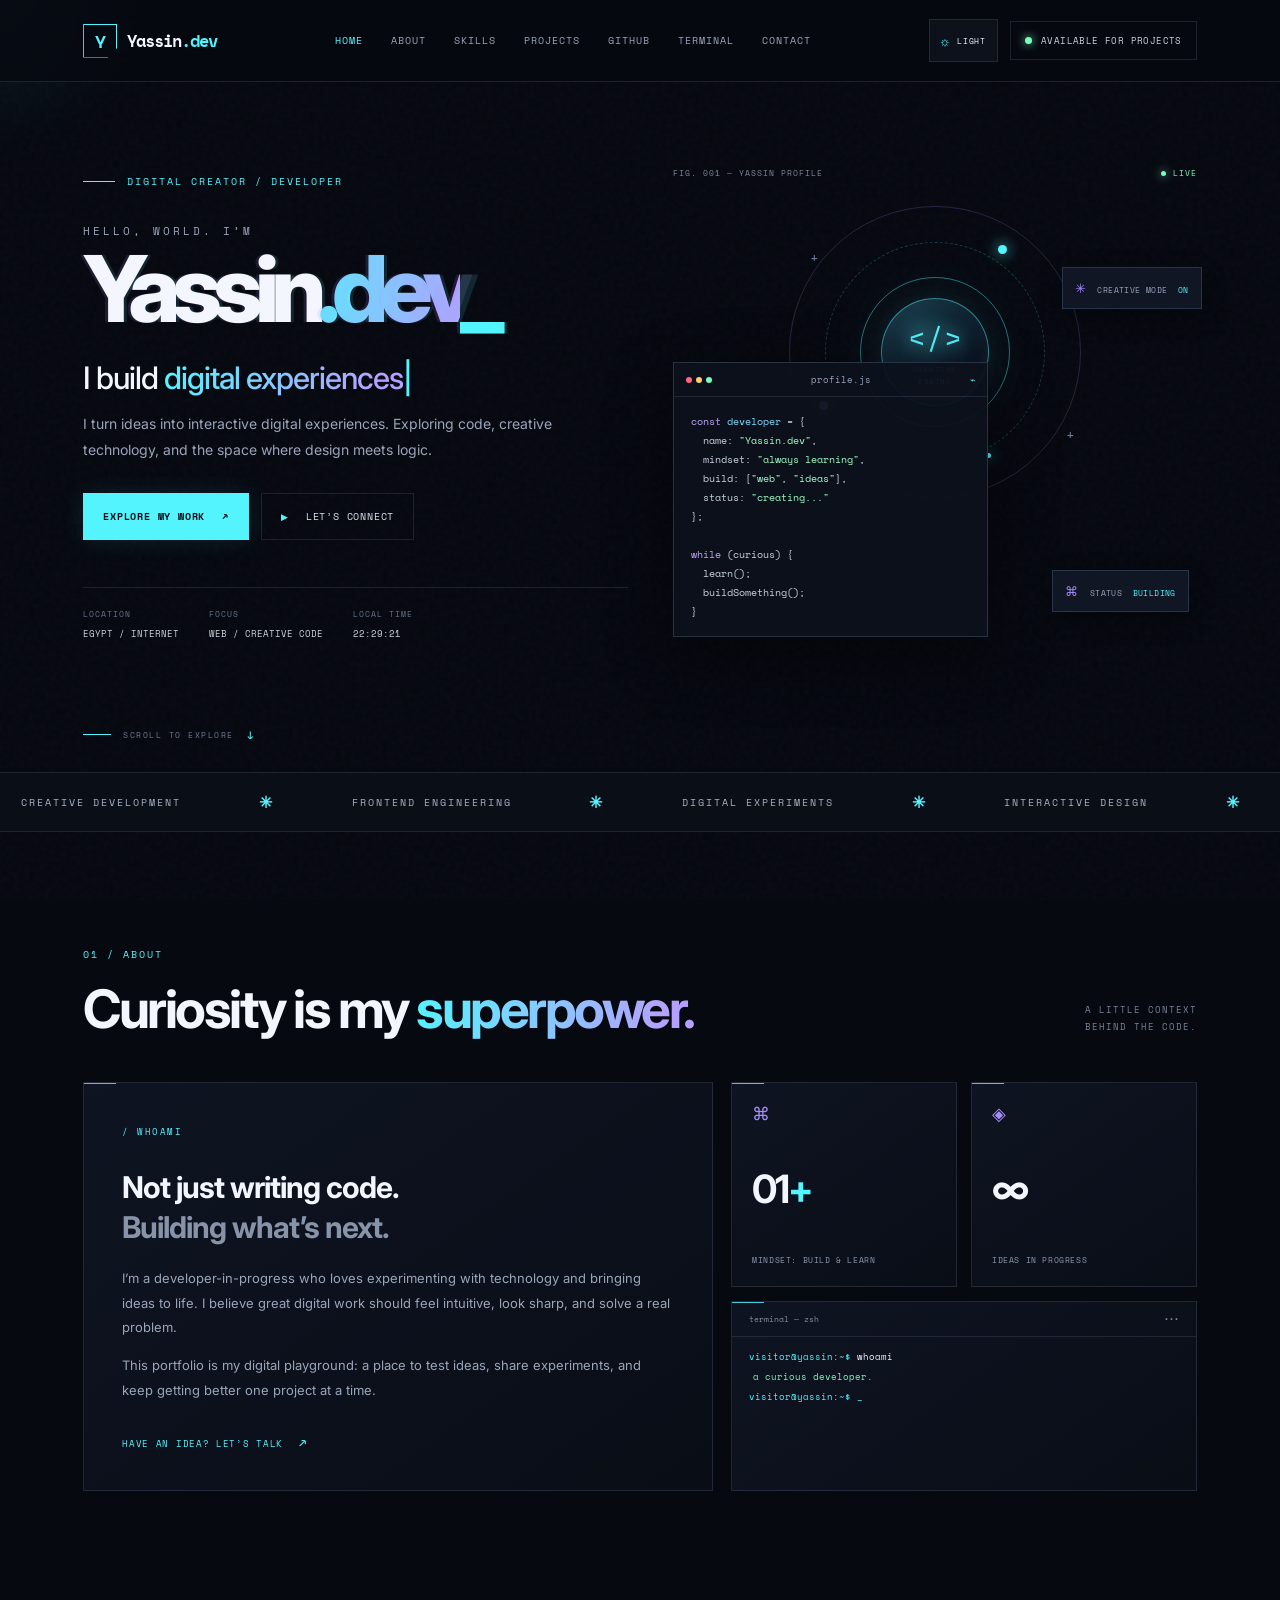
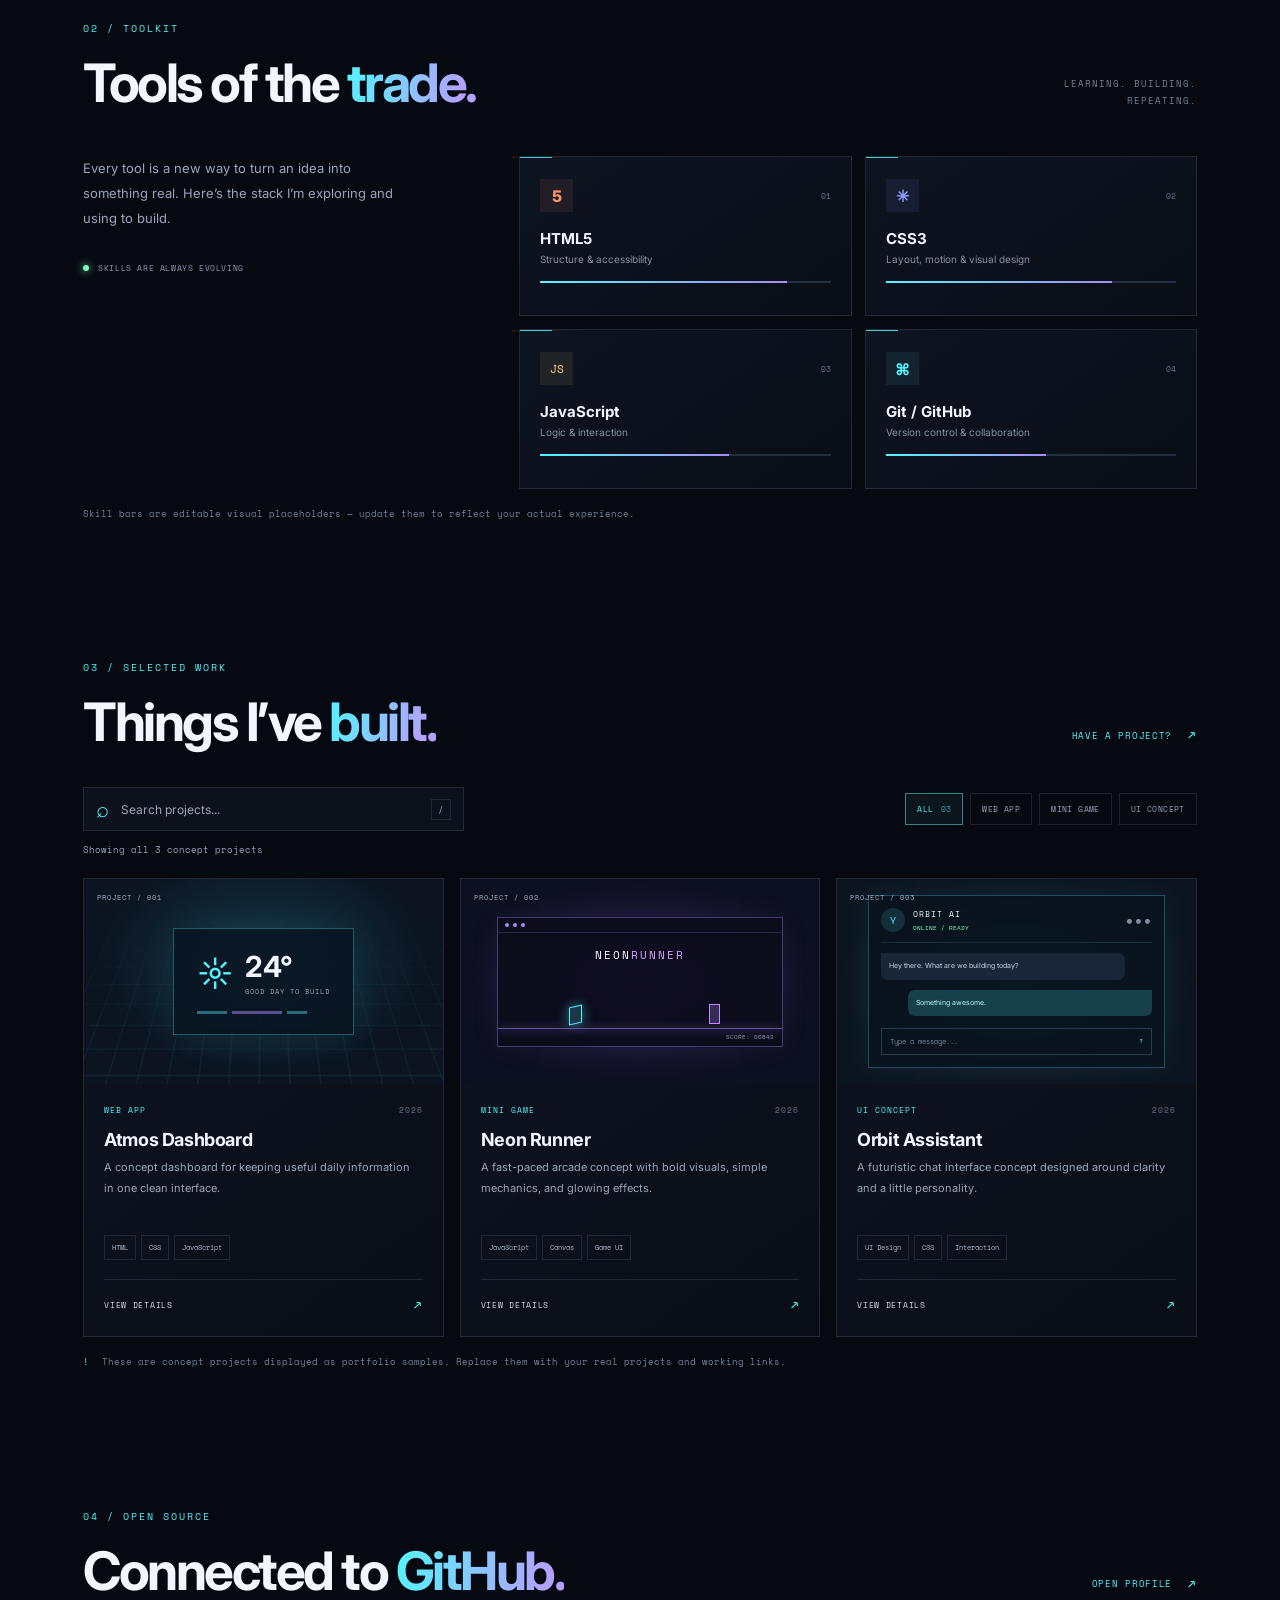
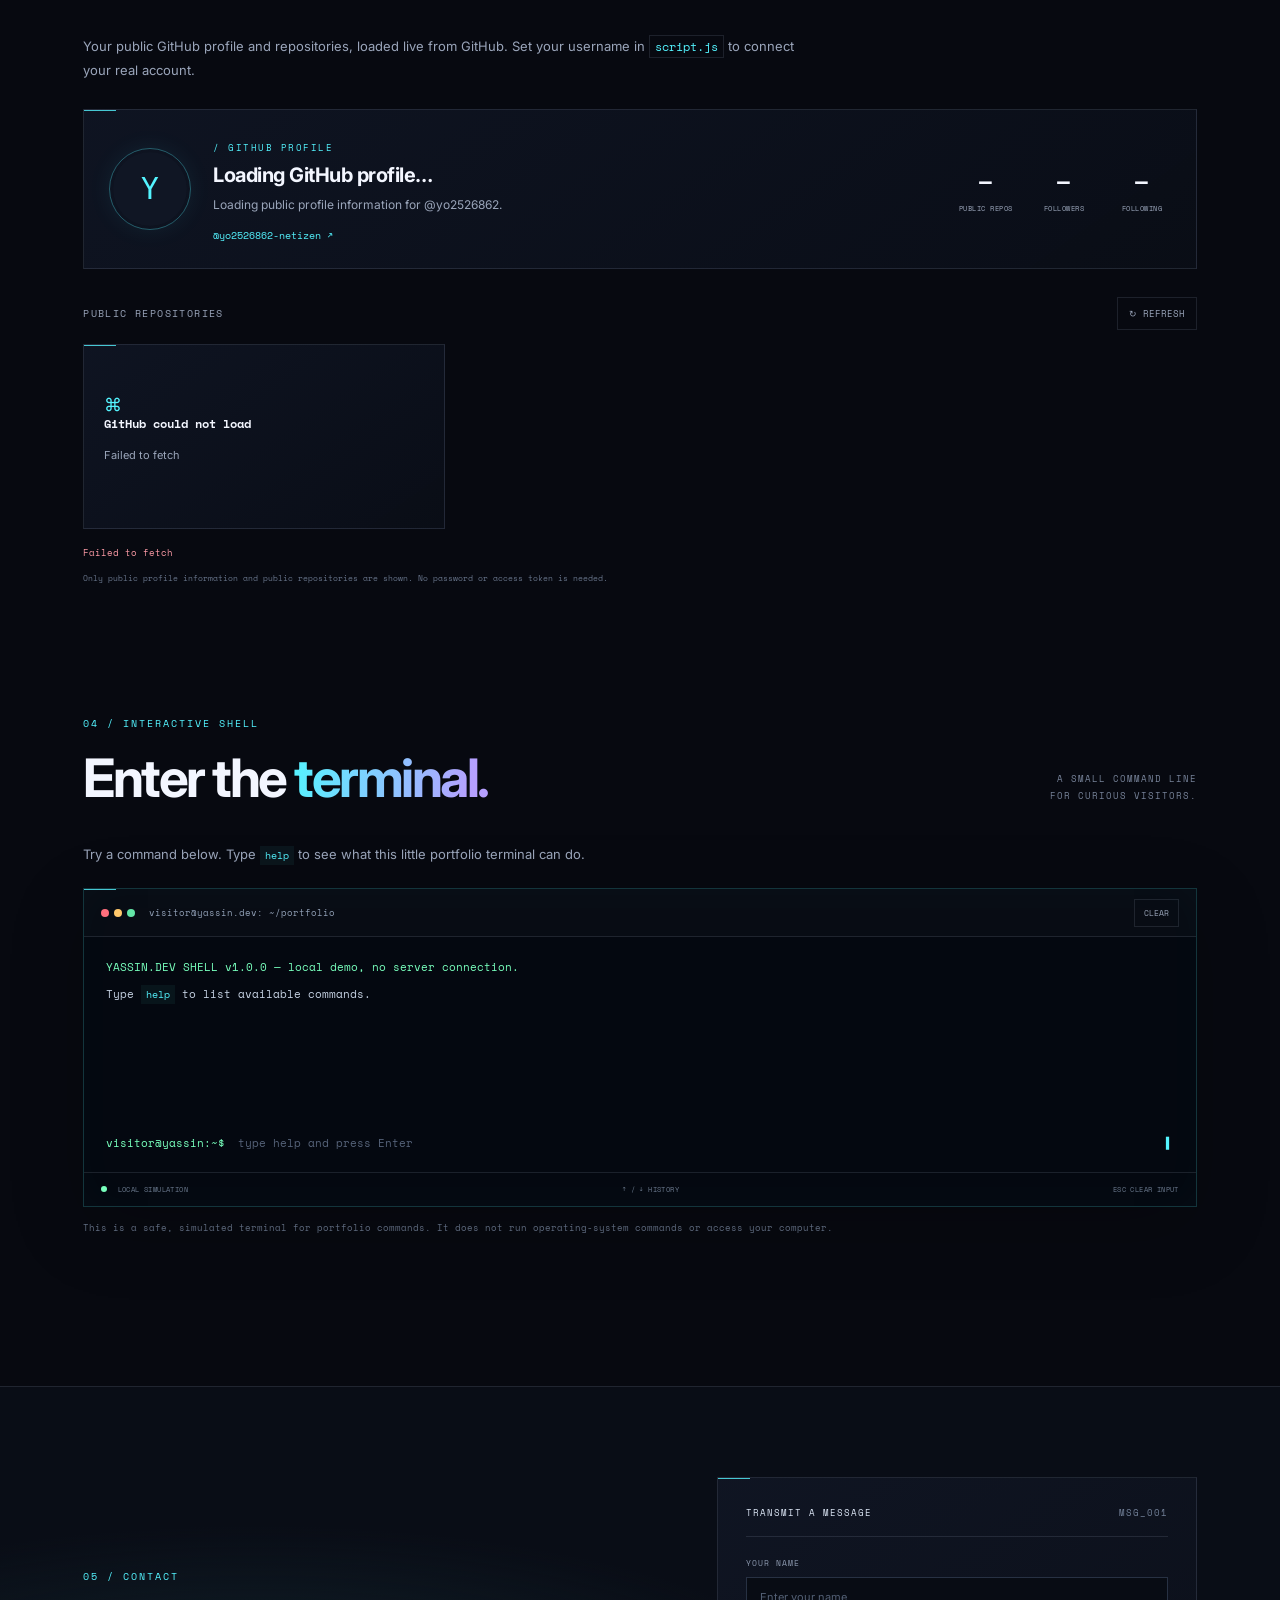
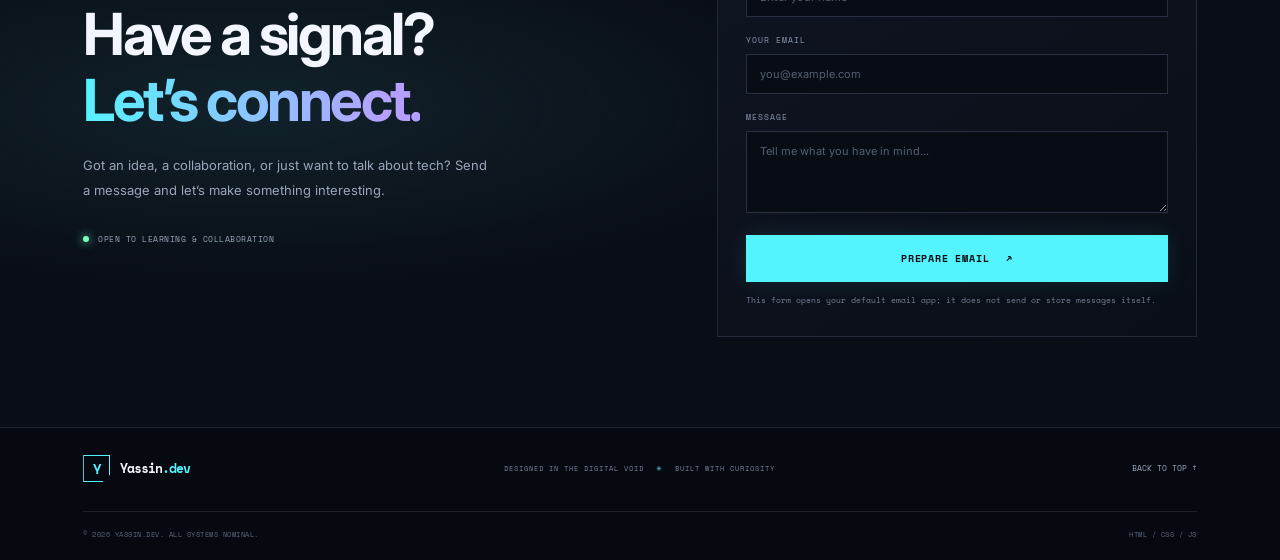
<file: index.html>
<!DOCTYPE html>
<html lang="en">
<head>
  <meta charset="UTF-8" />
  <meta name="viewport" content="width=device-width, initial-scale=1.0" />
  <meta name="theme-color" content="#070910" />
  <meta name="description" content="Yassin.dev — a creative developer portfolio exploring web development, interactive experiences, and digital ideas." />
  <meta name="author" content="Yassin" />
  <meta property="og:title" content="Yassin.dev — Developer Portfolio" />
  <meta property="og:description" content="Curious mind. Creative code. Digital experiences." />
  <meta property="og:type" content="website" />
  <link rel="icon" href="data:image/svg+xml,%3Csvg xmlns=%22http://www.w3.org/2000/svg%22 viewBox=%220 0 64 64%22%3E%3Crect width=%2264%22 height=%2264%22 rx=%2212%22 fill=%22%23070910%22/%3E%3Ctext x=%2232%22 y=%2244%22 font-size=%2240%22 text-anchor=%22middle%22 fill=%22%2354f4ff%22 font-family=%22monospace%22%3EY%3C/text%3E%3C/svg%3E" />
  <title>Yassin.dev // Developer Portfolio</title>
  <link rel="preconnect" href="https://fonts.googleapis.com">
  <link rel="preconnect" href="https://fonts.gstatic.com" crossorigin>
  <link href="https://fonts.googleapis.com/css2?family=Inter:wght@400;500;600;700;800&family=Space+Mono:wght@400;700&display=swap" rel="stylesheet">
  <link rel="stylesheet" href="style.css" />
  <script src="script.js" defer></script>
</head>
<body>
  <a class="skip-link" href="#main-content">Skip to content</a>
  <div class="scroll-progress" id="scroll-progress" aria-hidden="true"></div>
  <canvas id="matrix-canvas" aria-hidden="true"></canvas>
  <div class="noise" aria-hidden="true"></div>
  <div class="cursor-glow" aria-hidden="true"></div>

  <header class="topbar">
    <a class="brand" href="#home" aria-label="Yassin.dev home"><span class="brand-mark">Y</span><span>Yassin<span class="accent">.dev</span></span></a>
    <button class="menu-toggle" id="menu-toggle" aria-label="Toggle navigation" aria-expanded="false"><span></span><span></span></button>
    <nav class="nav" id="nav">
      <a class="nav-link active" href="#home">HOME</a>
      <a class="nav-link" href="#about">ABOUT</a>
      <a class="nav-link" href="#skills">SKILLS</a>
      <a class="nav-link" href="#projects">PROJECTS</a>
      <a class="nav-link" href="#github">GITHUB</a>
      <a class="nav-link" href="#terminal">TERMINAL</a>
      <a class="nav-link" href="#contact">CONTACT</a>
    </nav>
    <div class="header-actions"><button class="theme-toggle" id="theme-toggle" type="button" aria-label="Switch to light theme" title="Switch theme"><span class="theme-icon" aria-hidden="true">☼</span><span class="theme-label">LIGHT</span></button><a class="top-cta" href="#contact"><span class="status-dot"></span> AVAILABLE FOR PROJECTS</a></div>
  </header>

  <main id="main-content">
    <section class="hero section-wrap" id="home">
      <div class="hero-copy reveal">
        <div class="eyebrow"><span class="eyebrow-line"></span> DIGITAL CREATOR / DEVELOPER</div>
        <p class="hero-kicker">HELLO, WORLD. I’M</p>
        <h1 class="glitch" data-text="Yassin.dev">Yassin<span class="gradient-text">.dev</span><span class="cursor">_</span></h1>
        <h2>I build <span class="gradient-text" id="role-text">digital experiences</span><span class="type-caret">|</span></h2>
        <p class="hero-description">I turn ideas into interactive digital experiences. Exploring code, creative technology, and the space where design meets logic.</p>
        <div class="hero-actions">
          <a class="button button-primary" href="#projects">EXPLORE MY WORK <span>↗</span></a>
          <a class="button button-ghost" href="#contact"><span class="play-icon">▶</span> LET’S CONNECT</a>
        </div>
        <div class="hero-meta">
          <div><span class="meta-label">LOCATION</span><span class="meta-value">EGYPT / INTERNET</span></div>
          <div><span class="meta-label">FOCUS</span><span class="meta-value">WEB / CREATIVE CODE</span></div>
          <div><span class="meta-label">LOCAL TIME</span><span class="meta-value" id="live-clock">--:--:--</span></div>
        </div>
      </div>

      <div class="hero-visual reveal">
        <div class="visual-topline"><span>FIG. 001 — YASSIN PROFILE</span><span class="live-label"><i></i> LIVE</span></div>
        <div class="orbital-scene">
          <div class="orbit orbit-one"></div><div class="orbit orbit-two"></div><div class="orbit orbit-three"></div>
          <div class="orbit-dot dot-one"></div><div class="orbit-dot dot-two"></div><div class="orbit-dot dot-three"></div>
          <div class="core"><span class="core-symbol">&lt;/&gt;</span><span class="core-caption">CREATIVE<br>ENGINE</span></div>
          <div class="scene-cross cross-a">+</div><div class="scene-cross cross-b">+</div>
        </div>
        <div class="code-card">
          <div class="code-card-head"><span><i></i><i></i><i></i></span><span>profile.js</span><span class="code-lock">⌁</span></div>
          <pre><code><span class="code-purple">const</span> <span class="code-blue">developer</span> = {
  name: <span class="code-green">"Yassin.dev"</span>,
  mindset: <span class="code-green">"always learning"</span>,
  build: [<span class="code-green">"web"</span>, <span class="code-green">"ideas"</span>],
  status: <span class="code-green">"creating..."</span>
};

<span class="code-purple">while</span> (curious) {
  learn();
  buildSomething();
}</code></pre>
        </div>
        <div class="floating-tag tag-top"><span class="tag-icon">✳</span> CREATIVE MODE <b>ON</b></div>
        <div class="floating-tag tag-bottom"><span class="tag-icon">⌘</span> STATUS <b>BUILDING</b></div>
      </div>
      <div class="scroll-cue"><span class="scroll-line"></span> SCROLL TO EXPLORE <span class="scroll-arrow">↓</span></div>
    </section>

    <div class="ticker" aria-label="Portfolio specialties"><div class="ticker-track">
      <span>CREATIVE DEVELOPMENT</span><b>✳</b><span>FRONTEND ENGINEERING</span><b>✳</b><span>DIGITAL EXPERIMENTS</span><b>✳</b><span>INTERACTIVE DESIGN</span><b>✳</b>
      <span>CREATIVE DEVELOPMENT</span><b>✳</b><span>FRONTEND ENGINEERING</span><b>✳</b><span>DIGITAL EXPERIMENTS</span><b>✳</b><span>INTERACTIVE DESIGN</span><b>✳</b>
    </div></div>

    <section class="section-wrap content-section" id="about">
      <div class="section-heading reveal"><div><span class="section-index">01 / ABOUT</span><h2>Curiosity is my <span class="gradient-text">superpower.</span></h2></div><p class="section-aside">A LITTLE CONTEXT<br>BEHIND THE CODE.</p></div>
      <div class="about-grid">
        <div class="about-main panel reveal"><span class="panel-label">/ WHOAMI</span><h3>Not just writing code.<br><span class="muted">Building what’s next.</span></h3><p>I’m a developer-in-progress who loves experimenting with technology and bringing ideas to life. I believe great digital work should feel intuitive, look sharp, and solve a real problem.</p><p>This portfolio is my digital playground: a place to test ideas, share experiments, and keep getting better one project at a time.</p><a class="text-link" href="#contact">HAVE AN IDEA? LET’S TALK <span>↗</span></a></div>
        <div class="about-stats">
          <div class="stat-card panel reveal"><span class="stat-symbol">⌘</span><strong>01<span>+</span></strong><span class="stat-caption">MINDSET: BUILD & LEARN</span></div>
          <div class="stat-card panel reveal"><span class="stat-symbol">◈</span><strong>∞</strong><span class="stat-caption">IDEAS IN PROGRESS</span></div>
          <div class="mini-terminal panel reveal"><div class="terminal-title"><span>terminal — zsh</span><span>•••</span></div><p><span class="prompt">visitor@yassin:~$</span> whoami</p><p class="terminal-output">a curious developer.</p><p><span class="prompt">visitor@yassin:~$</span> <span class="terminal-blink">_</span></p></div>
        </div>
      </div>
    </section>

    <section class="section-wrap content-section" id="skills">
      <div class="section-heading reveal"><div><span class="section-index">02 / TOOLKIT</span><h2>Tools of the <span class="gradient-text">trade.</span></h2></div><p class="section-aside">LEARNING. BUILDING.<br>REPEATING.</p></div>
      <div class="skills-layout">
        <div class="skills-intro reveal"><p>Every tool is a new way to turn an idea into something real. Here’s the stack I’m exploring and using to build.</p><div class="skill-note"><span class="status-dot"></span> SKILLS ARE ALWAYS EVOLVING</div></div>
        <div class="skills-grid">
          <article class="skill-card panel reveal"><div class="skill-top"><span class="skill-icon html-icon">5</span><span class="skill-level">01</span></div><h3>HTML5</h3><p>Structure & accessibility</p><div class="skill-bar"><span style="--level:85%"></span></div></article>
          <article class="skill-card panel reveal"><div class="skill-top"><span class="skill-icon css-icon">✳</span><span class="skill-level">02</span></div><h3>CSS3</h3><p>Layout, motion & visual design</p><div class="skill-bar"><span style="--level:78%"></span></div></article>
          <article class="skill-card panel reveal"><div class="skill-top"><span class="skill-icon js-icon">JS</span><span class="skill-level">03</span></div><h3>JavaScript</h3><p>Logic & interaction</p><div class="skill-bar"><span style="--level:65%"></span></div></article>
          <article class="skill-card panel reveal"><div class="skill-top"><span class="skill-icon git-icon">⌘</span><span class="skill-level">04</span></div><h3>Git / GitHub</h3><p>Version control & collaboration</p><div class="skill-bar"><span style="--level:55%"></span></div></article>
        </div>
      </div>
      <p class="skill-disclaimer">Skill bars are editable visual placeholders — update them to reflect your actual experience.</p>
    </section>

    <section class="section-wrap content-section" id="projects">
      <div class="section-heading reveal"><div><span class="section-index">03 / SELECTED WORK</span><h2>Things I’ve <span class="gradient-text">built.</span></h2></div><a class="text-link section-view-link" href="#contact">HAVE A PROJECT? <span>↗</span></a></div>
      <div class="project-tools reveal">
        <label class="project-search" for="project-search"><span aria-hidden="true">⌕</span><input id="project-search" type="search" placeholder="Search projects..." autocomplete="off" /><kbd>/</kbd></label>
        <div class="project-filters" role="group" aria-label="Filter projects">
          <button class="filter-chip active" type="button" data-filter="all" aria-pressed="true">ALL <span>03</span></button>
          <button class="filter-chip" type="button" data-filter="web app" aria-pressed="false">WEB APP</button>
          <button class="filter-chip" type="button" data-filter="mini game" aria-pressed="false">MINI GAME</button>
          <button class="filter-chip" type="button" data-filter="ui concept" aria-pressed="false">UI CONCEPT</button>
        </div>
        <p class="filter-status" id="filter-status" aria-live="polite">Showing all 3 concept projects</p>
      </div>
      <div class="projects-grid" id="projects-grid">
        <article class="project-card panel reveal" data-category="web app" data-search="atmos dashboard weather daily information web app html css javascript"><div class="project-art art-one"><div class="art-grid"></div><div class="weather-widget"><span class="weather-sun">☼</span><strong>24°</strong><small>GOOD DAY TO BUILD</small><div class="weather-lines"><i></i><i></i><i></i></div></div><span class="art-index">PROJECT / 001</span></div><div class="project-info"><div class="project-type">WEB APP <span>2026</span></div><h3>Atmos Dashboard</h3><p>A concept dashboard for keeping useful daily information in one clean interface.</p><div class="tag-list"><span>HTML</span><span>CSS</span><span>JavaScript</span></div><a class="project-link" href="project.html?project=atmos" aria-label="View Atmos Dashboard project details">VIEW DETAILS <span>↗</span></a></div></article>
        <article class="project-card panel reveal" data-category="mini game" data-search="neon runner arcade game javascript canvas"> <div class="project-art art-two"><div class="game-window"><div class="game-top"><span></span><span></span><span></span></div><div class="game-title">NEON<span>RUNNER</span></div><div class="game-player"></div><div class="game-obstacle"></div><div class="game-floor"></div><span class="game-score">SCORE: 00842</span></div><span class="art-index">PROJECT / 002</span></div><div class="project-info"><div class="project-type">MINI GAME <span>2026</span></div><h3>Neon Runner</h3><p>A fast-paced arcade concept with bold visuals, simple mechanics, and glowing effects.</p><div class="tag-list"><span>JavaScript</span><span>Canvas</span><span>Game UI</span></div><a class="project-link" href="project.html?project=neon-runner" aria-label="View Neon Runner project details">VIEW DETAILS <span>↗</span></a></div></article>
        <article class="project-card panel reveal" data-category="ui concept" data-search="orbit assistant ai chat interface ui css interaction"> <div class="project-art art-three"><div class="chat-window"><div class="chat-head"><span class="chat-avatar">Y</span><div><b>ORBIT AI</b><small>ONLINE / READY</small></div><span class="chat-dots">•••</span></div><div class="chat-bubble bot-bubble">Hey there. What are we building today?</div><div class="chat-bubble user-bubble">Something awesome.</div><div class="chat-input">Type a message... <span>↑</span></div></div><span class="art-index">PROJECT / 003</span></div><div class="project-info"><div class="project-type">UI CONCEPT <span>2026</span></div><h3>Orbit Assistant</h3><p>A futuristic chat interface concept designed around clarity and a little personality.</p><div class="tag-list"><span>UI Design</span><span>CSS</span><span>Interaction</span></div><a class="project-link" href="project.html?project=orbit" aria-label="View Orbit Assistant project details">VIEW DETAILS <span>↗</span></a></div></article>
      </div>
      <p class="projects-note"><span>!</span> These are concept projects displayed as portfolio samples. Replace them with your real projects and working links.</p>
    </section>



    <section class="section-wrap content-section github-section" id="github">
      <div class="section-heading reveal">
        <div><span class="section-index">04 / OPEN SOURCE</span><h2>Connected to <span class="gradient-text">GitHub.</span></h2></div>
        <a class="text-link section-view-link" id="github-profile-link" href="https://github.com/" target="_blank" rel="noopener noreferrer">OPEN PROFILE <span>↗</span></a>
      </div>
      <p class="github-intro reveal">Your public GitHub profile and repositories, loaded live from GitHub. Set your username in <code>script.js</code> to connect your real account.</p>
      <div class="github-profile panel reveal" id="github-profile" aria-live="polite">
        <div class="github-avatar-wrap"><img id="github-avatar" src="data:image/svg+xml,%3Csvg xmlns='http://www.w3.org/2000/svg' viewBox='0 0 80 80'%3E%3Crect width='80' height='80' rx='40' fill='%23101624'/%3E%3Ctext x='40' y='51' font-size='32' text-anchor='middle' fill='%2354f4ff' font-family='monospace'%3EY%3C/text%3E%3C/svg%3E" alt="GitHub profile avatar" width="76" height="76" />
        </div>
        <div class="github-profile-copy"><span class="panel-label">/ GITHUB PROFILE</span><h3 id="github-name">Loading GitHub profile…</h3><p id="github-bio">Loading public profile information for @yo2526862.</p><a id="github-username-link" class="github-handle" href="https://github.com/yo2526862" target="_blank" rel="noopener noreferrer">@yo2526862 ↗</a></div>
        <div class="github-stats">
          <div><strong id="github-repos-count">—</strong><span>PUBLIC REPOS</span></div>
          <div><strong id="github-followers-count">—</strong><span>FOLLOWERS</span></div>
          <div><strong id="github-following-count">—</strong><span>FOLLOWING</span></div>
        </div>
      </div>
      <div class="github-repos-heading"><h3>PUBLIC REPOSITORIES</h3><button class="github-refresh" id="github-refresh" type="button">↻ REFRESH</button></div>
      <div class="github-repos-grid" id="github-repos-grid">
        <article class="github-repo panel github-repo-placeholder"><span class="repo-mark">⌘</span><h4>Waiting for GitHub</h4><p>Connect your username to load your public repositories here.</p></article>
      </div>
      <p class="github-status" id="github-status" role="status">Not connected yet — configure your GitHub username in script.js.</p>
      <p class="github-disclaimer">Only public profile information and public repositories are shown. No password or access token is needed.</p>
    </section>

    <section class="section-wrap content-section terminal-section" id="terminal">
      <div class="section-heading reveal"><div><span class="section-index">04 / INTERACTIVE SHELL</span><h2>Enter the <span class="gradient-text">terminal.</span></h2></div><p class="section-aside">A SMALL COMMAND LINE<br>FOR CURIOUS VISITORS.</p></div>
      <p class="terminal-intro reveal">Try a command below. Type <code>help</code> to see what this little portfolio terminal can do.</p>
      <div class="interactive-terminal panel reveal" id="interactive-terminal" aria-label="Interactive portfolio terminal">
        <div class="interactive-terminal-head"><div class="terminal-window-dots"><i></i><i></i><i></i></div><span>visitor@yassin.dev: ~/portfolio</span><button type="button" id="terminal-clear" class="terminal-clear">CLEAR</button></div>
        <div class="terminal-output-area" id="terminal-output" role="log" aria-live="polite" aria-relevant="additions text">
          <p class="terminal-welcome">YASSIN.DEV SHELL v1.0.0 — local demo, no server connection.</p>
          <p>Type <code>help</code> to list available commands.</p>
        </div>
        <form class="terminal-input-row" id="terminal-form" autocomplete="off">
          <label for="terminal-input"><span class="terminal-prompt">visitor@yassin:~$</span></label>
          <input id="terminal-input" name="command" type="text" spellcheck="false" autocapitalize="off" autocomplete="off" aria-label="Enter a terminal command" placeholder="type help and press Enter" />
          <span class="terminal-caret" aria-hidden="true">▍</span>
        </form>
        <div class="terminal-foot"><span><i></i> LOCAL SIMULATION</span><span>↑ / ↓ HISTORY</span><span>ESC CLEAR INPUT</span></div>
      </div>
      <p class="terminal-disclaimer">This is a safe, simulated terminal for portfolio commands. It does not run operating-system commands or access your computer.</p>
    </section>

    <section class="contact-section" id="contact"><div class="section-wrap contact-inner">
      <div class="contact-copy reveal"><span class="section-index">05 / CONTACT</span><h2>Have a signal?<br><span class="gradient-text">Let’s connect.</span></h2><p>Got an idea, a collaboration, or just want to talk about tech? Send a message and let’s make something interesting.</p><div class="contact-status"><span class="status-dot"></span> OPEN TO LEARNING & COLLABORATION</div></div>
      <form class="contact-form panel reveal" id="contact-form">
        <div class="form-heading"><span>TRANSMIT A MESSAGE</span><span class="form-code">MSG_001</span></div>
        <label for="name">YOUR NAME</label><input id="name" name="name" type="text" placeholder="Enter your name" required maxlength="80" />
        <label for="email">YOUR EMAIL</label><input id="email" name="email" type="email" placeholder="you@example.com" required maxlength="120" />
        <label for="message">MESSAGE</label><textarea id="message" name="message" rows="4" placeholder="Tell me what you have in mind..." required maxlength="1500"></textarea>
        <button class="button button-primary submit-button" type="submit">PREPARE EMAIL <span>↗</span></button>
        <p class="form-note" id="form-note">This form opens your default email app; it does not send or store messages itself.</p>
      </form>
    </div></section>
  </main>

  <button class="back-to-top" id="back-to-top" type="button" aria-label="Back to top" title="Back to top">↑</button>
  <footer class="footer section-wrap"><a class="brand footer-brand" href="#home"><span class="brand-mark">Y</span><span>Yassin<span class="accent">.dev</span></span></a><p>DESIGNED IN THE DIGITAL VOID <span>✳</span> BUILT WITH CURIOSITY</p><a href="#home" class="back-top">BACK TO TOP ↑</a><div class="footer-bottom"><span>© <span id="year"></span> YASSIN.DEV. ALL SYSTEMS NOMINAL.</span><span>HTML / CSS / JS</span></div></footer>
</body>
</html>
</file>
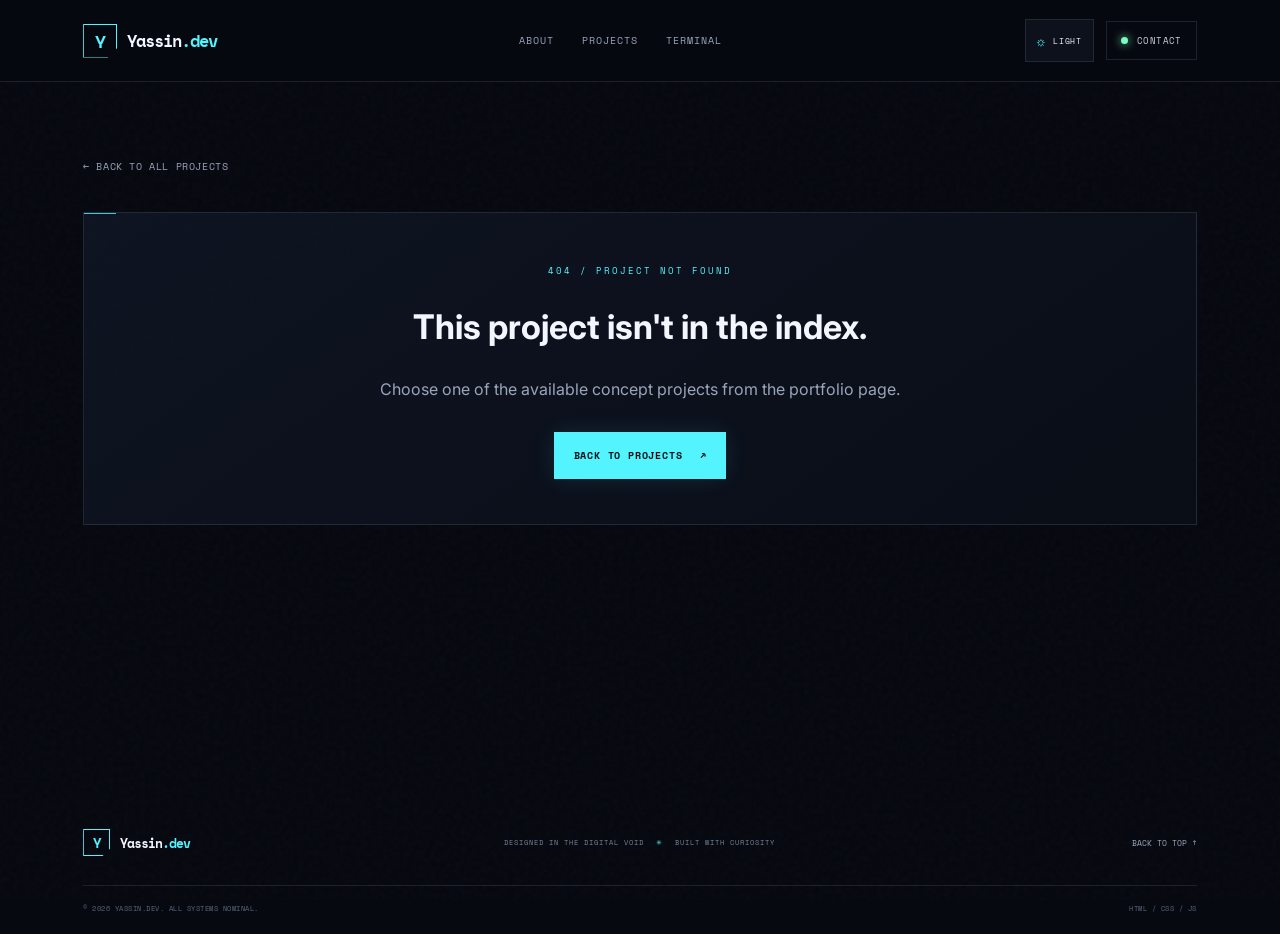
<file: project.html>
<!DOCTYPE html>
<html lang="en">
<head>
  <meta charset="UTF-8" />
  <meta name="viewport" content="width=device-width, initial-scale=1.0" />
  <meta name="theme-color" content="#070910" />
  <meta name="description" content="Explore a project concept from Yassin.dev, a creative developer portfolio." />
  <title>Project Details // Yassin.dev</title>
  <link rel="icon" href="data:image/svg+xml,%3Csvg xmlns=%22http://www.w3.org/2000/svg%22 viewBox=%220 0 64 64%22%3E%3Crect width=%2264%22 height=%2264%22 rx=%2212%22 fill=%22%23070910%22/%3E%3Ctext x=%2232%22 y=%2244%22 font-size=%2240%22 text-anchor=%22middle%22 fill=%22%2354f4ff%22 font-family=%22monospace%22%3EY%3C/text%3E%3C/svg%3E" />
  <link rel="preconnect" href="https://fonts.googleapis.com" />
  <link rel="preconnect" href="https://fonts.gstatic.com" crossorigin />
  <link href="https://fonts.googleapis.com/css2?family=Inter:wght@400;500;600;700;800&family=Space+Mono:wght@400;700&display=swap" rel="stylesheet" />
  <link rel="stylesheet" href="style.css" />
  <script src="project.js" defer></script>
</head>
<body>
  <div class="scroll-progress" id="scroll-progress" aria-hidden="true"></div>
  <canvas id="matrix-canvas" aria-hidden="true"></canvas>
  <div class="noise" aria-hidden="true"></div>
  <header class="topbar detail-topbar">
    <a class="brand" href="index.html#home" aria-label="Yassin.dev home"><span class="brand-mark">Y</span><span>Yassin<span class="accent">.dev</span></span></a>
    <nav class="nav"><a class="nav-link" href="index.html#about">ABOUT</a><a class="nav-link" href="index.html#projects">PROJECTS</a><a class="nav-link" href="index.html#terminal">TERMINAL</a></nav>
    <div class="header-actions"><button class="theme-toggle" id="theme-toggle" type="button" aria-label="Switch theme" title="Switch theme"><span class="theme-icon" aria-hidden="true">☼</span><span class="theme-label">LIGHT</span></button><a class="top-cta" href="index.html#contact"><span class="status-dot"></span> CONTACT</a></div>
  </header>
  <main class="section-wrap project-detail-wrap" id="project-detail">
    <a class="project-back" href="index.html#projects">← BACK TO ALL PROJECTS</a>
    <div id="project-content" aria-live="polite"></div>
  </main>
  <footer class="footer section-wrap detail-footer"><a class="brand footer-brand" href="index.html#home"><span class="brand-mark">Y</span><span>Yassin<span class="accent">.dev</span></span></a><p>DESIGNED IN THE DIGITAL VOID <span>✳</span> BUILT WITH CURIOSITY</p><a href="#" class="back-top" id="back-top">BACK TO TOP ↑</a><div class="footer-bottom"><span>© <span id="year"></span> YASSIN.DEV. ALL SYSTEMS NOMINAL.</span><span>HTML / CSS / JS</span></div></footer>
</body>
</html>
</file>
<file: style.css>
@import url('https://fonts.googleapis.com/css2?family=Space+Grotesk:wght@400;500;600;700&display=swap');
:root{--bg:#070910;--panel:#0d111b;--panel2:#101624;--line:rgba(148,163,184,.16);--text:#f3f6ff;--muted:#9aa5ba;--cyan:#54f4ff;--purple:#a78bfa;--green:#78ffbd;--mono:"Space Mono",monospace;--sans:"Inter","Space Grotesk",sans-serif}
*{box-sizing:border-box}html{scroll-behavior:smooth;scroll-padding-top:90px}body{margin:0;background:var(--bg);color:var(--text);font-family:var(--sans);overflow-x:hidden}a{color:inherit;text-decoration:none}button,input,textarea{font:inherit}::selection{background:var(--cyan);color:#061016}#matrix-canvas{position:fixed;inset:0;width:100%;height:100%;z-index:-3;opacity:.17;pointer-events:none}.noise{position:fixed;inset:0;z-index:-2;pointer-events:none;opacity:.035;background-image:url("data:image/svg+xml,%3Csvg viewBox='0 0 180 180' xmlns='http://www.w3.org/2000/svg'%3E%3Cfilter id='n'%3E%3CfeTurbulence type='fractalNoise' baseFrequency='.95' numOctaves='3' stitchTiles='stitch'/%3E%3C/filter%3E%3Crect width='100%25' height='100%25' filter='url(%23n)' opacity='.8'/%3E%3C/svg%3E")}.cursor-glow{position:fixed;width:320px;height:320px;border-radius:50%;pointer-events:none;z-index:-1;background:radial-gradient(circle,rgba(84,244,255,.075),transparent 68%);transform:translate(-50%,-50%)}.scroll-progress{position:fixed;top:0;left:0;width:0;height:2px;background:linear-gradient(90deg,var(--cyan),var(--purple));box-shadow:0 0 12px #54f4ff70;z-index:50;pointer-events:none;transition:width .08s linear}.topbar{height:82px;padding:0 6.5%;display:flex;align-items:center;justify-content:space-between;border-bottom:1px solid var(--line);background:rgba(7,9,16,.82);backdrop-filter:blur(18px);position:sticky;top:0;z-index:20}.brand{display:flex;align-items:center;gap:10px;font-family:var(--mono);font-weight:700;letter-spacing:-1px;font-size:17px}.brand-mark{width:34px;height:34px;display:grid;place-items:center;border:1px solid var(--cyan);color:var(--cyan);font-size:18px;box-shadow:0 0 18px #54f4ff20;clip-path:polygon(0 0,100% 0,100% 72%,72% 100%,0 100%)}.accent{color:var(--cyan)}.brand small{font-size:9px;color:var(--muted);letter-spacing:2px;margin-left:4px}.nav{display:flex;gap:28px}.nav-link{font:10px var(--mono);letter-spacing:1px;color:#9aa5ba;transition:.2s}.nav-link:hover,.nav-link.active{color:var(--cyan)}.top-cta{font:9px var(--mono);letter-spacing:.4px;border:1px solid var(--line);padding:12px 14px;color:#cbd5e1;display:flex;align-items:center;gap:9px}.status-dot,.live-label i{width:7px;height:7px;background:var(--green);border-radius:50%;box-shadow:0 0 10px #78ffbd;display:inline-block;flex-shrink:0}.menu-toggle{display:none;background:none;border:0}.section-wrap{width:min(1120px,87%);margin:auto}.hero{min-height:690px;display:grid;grid-template-columns:1.02fr .98fr;align-items:center;gap:45px;position:relative;padding-top:60px;padding-bottom:100px}.eyebrow,.section-index{font:10px var(--mono);letter-spacing:2px;color:var(--cyan)}.eyebrow{display:flex;align-items:center;gap:12px}.eyebrow-line{height:1px;width:32px;background:var(--cyan)}.hero-kicker{font:11px var(--mono);letter-spacing:3px;color:var(--muted);margin:34px 0 5px}.hero h1{font-size:clamp(52px,7.2vw,94px);letter-spacing:-.09em;line-height:.98;margin:0;font-weight:800}.glitch{position:relative;text-shadow:3px 0 #54f4ff20,-3px 0 #a78bfa25}.cursor{color:var(--cyan);animation:blink 1s steps(2) infinite}.hero h2{font-size:clamp(22px,3vw,31px);font-weight:500;letter-spacing:-1px;margin:24px 0 15px}.gradient-text{background:linear-gradient(100deg,var(--cyan),#b6a0ff 90%);-webkit-background-clip:text;background-clip:text;color:transparent}.type-caret{color:var(--cyan);animation:blink .8s steps(2) infinite}.hero-description{color:var(--muted);line-height:1.85;max-width:475px;font-size:14px}.hero-actions{display:flex;gap:12px;flex-wrap:wrap;margin-top:30px}.button{border:1px solid transparent;min-height:47px;padding:0 19px;display:inline-flex;align-items:center;justify-content:center;gap:17px;font:10px var(--mono);letter-spacing:.8px;cursor:pointer;transition:transform .2s,box-shadow .2s,background .2s}.button:hover{transform:translateY(-3px)}.button-primary{background:var(--cyan);color:#061016;font-weight:700;box-shadow:0 0 24px #54f4ff1c}.button-primary:hover{box-shadow:0 0 28px #54f4ff45}.button-ghost{border-color:var(--line);color:#dbe5f6}.button-ghost:hover{border-color:#54f4ff80}.play-icon{font-size:9px;color:var(--cyan)}.hero-meta{display:flex;gap:30px;margin-top:47px;padding-top:20px;border-top:1px solid var(--line);flex-wrap:wrap}.hero-meta>div{display:grid;gap:7px}.meta-label{font:8px var(--mono);letter-spacing:1px;color:#68748a}.meta-value{font:9px var(--mono);color:#cbd5e1}.hero-visual{height:480px;position:relative;display:flex;align-items:center;justify-content:center}.visual-topline{position:absolute;top:0;left:0;right:0;display:flex;justify-content:space-between;color:#7c899e;font:8px var(--mono);letter-spacing:1px}.live-label{display:flex;align-items:center;gap:7px;color:var(--green)}.live-label i{width:5px;height:5px}.orbital-scene{width:300px;height:300px;position:absolute;top:35px;left:50%;transform:translateX(-50%)}.orbit{position:absolute;border:1px solid rgba(84,244,255,.22);border-radius:50%;top:50%;left:50%;transform:translate(-50%,-50%)}.orbit-one{width:150px;height:150px;border-color:#54f4ff70;box-shadow:0 0 35px #54f4ff0a,inset 0 0 25px #54f4ff08}.orbit-two{width:220px;height:220px;border-style:dashed;animation:spin 32s linear infinite}.orbit-three{width:292px;height:292px;border-color:#a78bfa35;animation:spin 44s linear infinite reverse}.core{width:108px;height:108px;border-radius:50%;position:absolute;top:50%;left:50%;transform:translate(-50%,-50%);display:flex;flex-direction:column;align-items:center;justify-content:center;background:radial-gradient(circle at 35% 25%,#1a3b4a,#0b1220 65%);border:1px solid #54f4ff80;box-shadow:0 0 32px #54f4ff20,inset 0 0 25px #54f4ff15}.core-symbol{font:29px var(--mono);color:var(--cyan);text-shadow:0 0 18px #54f4ff}.core-caption{font:7px var(--mono);letter-spacing:1.5px;text-align:center;line-height:1.6;color:#b7c8d8;margin-top:5px}.orbit-dot{width:9px;height:9px;border-radius:50%;position:absolute;background:var(--cyan);box-shadow:0 0 14px var(--cyan)}.dot-one{top:43px;left:213px}.dot-two{top:199px;left:34px;background:var(--purple);box-shadow:0 0 14px var(--purple)}.dot-three{top:251px;left:201px;width:5px;height:5px}.scene-cross{position:absolute;color:#73839a;font:14px var(--mono)}.cross-a{top:45px;left:25px}.cross-b{right:10px;bottom:57px}.code-card{position:absolute;left:0;bottom:10px;width:315px;background:rgba(12,17,28,.94);border:1px solid #273245;box-shadow:0 18px 60px #0007;z-index:2}.code-card-head{height:34px;border-bottom:1px solid var(--line);display:flex;align-items:center;justify-content:space-between;padding:0 12px;color:#9aa5ba;font:9px var(--mono)}.code-card-head>span:first-child{display:flex;gap:4px}.code-card-head i{width:6px;height:6px;border-radius:50%;background:#526078}.code-card-head i:first-child{background:#ff647c}.code-card-head i:nth-child(2){background:#ffce6b}.code-card-head i:nth-child(3){background:#78ffbd}.code-lock{color:var(--cyan)}pre{margin:0;padding:15px 17px;overflow:auto}code{font:10px/1.9 var(--mono);color:#cbd5e1}.code-purple{color:#c4a7ff}.code-blue{color:#7bdcff}.code-green{color:#9fffc8}.floating-tag{position:absolute;z-index:3;background:#101624;border:1px solid #283448;padding:10px 12px;font:8px var(--mono);letter-spacing:.4px;box-shadow:0 8px 25px #0005;color:#9aa5ba}.floating-tag b{color:var(--cyan);font-weight:400;margin-left:5px}.tag-icon{color:var(--purple);font-size:13px;margin-right:6px}.tag-top{top:100px;right:-5px}.tag-bottom{right:8px;bottom:35px}.scroll-cue{position:absolute;bottom:27px;left:0;display:flex;align-items:center;gap:12px;color:#6e7b91;font:8px var(--mono);letter-spacing:1.5px}.scroll-line{height:1px;width:28px;background:var(--cyan)}.scroll-arrow{color:var(--cyan);font-size:14px}.ticker{overflow:hidden;border-top:1px solid var(--line);border-bottom:1px solid var(--line);background:#0a0e17;padding:17px 0}.ticker-track{display:flex;align-items:center;justify-content:space-around;gap:35px;width:max-content;min-width:200%;animation:ticker 35s linear infinite;font:10px var(--mono);letter-spacing:2px;color:#a7b1c4}.ticker-track b{color:var(--cyan);font-size:16px}.content-section{padding-top:115px;padding-bottom:15px}.section-heading{display:flex;justify-content:space-between;align-items:end;margin-bottom:42px;gap:25px}.section-index{display:block;margin-bottom:18px}.section-heading h2,.contact-copy h2{font-size:clamp(33px,5vw,53px);line-height:1.13;letter-spacing:-2.5px;margin:0;font-weight:700}.section-aside{font:9px/1.9 var(--mono);letter-spacing:1px;color:#778399;text-align:right;margin:0 0 5px}.panel{background:linear-gradient(145deg,rgba(16,22,36,.9),rgba(10,14,23,.95));border:1px solid var(--line);position:relative;overflow:hidden}.panel:before{content:"";position:absolute;top:0;left:0;width:32px;height:1px;background:var(--cyan);opacity:.8}.about-grid{display:grid;grid-template-columns:1.15fr .85fr;gap:18px}.about-main{padding:36px 38px;min-height:345px}.panel-label{font:9px var(--mono);letter-spacing:1.5px;color:var(--cyan)}.about-main h3{font-size:30px;line-height:1.35;letter-spacing:-1px;margin:28px 0 18px}.muted{color:#8793a8}.about-main p,.skills-intro p,.project-info p,.contact-copy>p{font-size:13px;line-height:1.9;color:var(--muted)}.about-main p{max-width:570px}.text-link{display:inline-flex;gap:15px;align-items:center;font:9px var(--mono);letter-spacing:.7px;color:var(--cyan);margin-top:17px}.text-link span,.project-link span{font-size:15px;transition:transform .2s}.text-link:hover span,.project-link:hover span{transform:translate(3px,-3px)}.about-stats{display:grid;grid-template-columns:1fr 1fr;gap:14px}.stat-card{padding:20px;min-height:145px;display:flex;flex-direction:column;justify-content:space-between}.stat-symbol{color:var(--purple);font-size:18px}.stat-card strong{font-size:39px;letter-spacing:-2px}.stat-card strong span{color:var(--cyan)}.stat-caption{font:8px var(--mono);letter-spacing:.6px;color:#8c99ad}.mini-terminal{grid-column:1/-1;padding:0 17px 15px;min-height:130px}.terminal-title{display:flex;justify-content:space-between;border-bottom:1px solid var(--line);margin:0 -17px 13px;padding:11px 17px;color:#8591a5;font:8px var(--mono)}.mini-terminal p{font:9px var(--mono);margin:7px 0}.prompt{color:var(--cyan)}.terminal-output{color:var(--green);padding-left:4px}.terminal-blink{color:var(--cyan);animation:blink 1s steps(2) infinite}.skills-layout{display:grid;grid-template-columns:.72fr 1.28fr;gap:55px}.skills-intro p{max-width:310px;margin-top:0}.skill-note{margin-top:32px;font:8px var(--mono);letter-spacing:.6px;color:#8e9bb0;display:flex;align-items:center;gap:9px}.skill-note .status-dot{width:6px;height:6px}.skills-grid{display:grid;grid-template-columns:1fr 1fr;gap:13px}.skill-card{padding:22px 20px;min-height:160px}.skill-top{display:flex;align-items:center;justify-content:space-between}.skill-icon{width:33px;height:33px;display:grid;place-items:center;font-weight:800}.html-icon{color:#ff926d;background:#ff926d15}.css-icon{color:#8b9dff;background:#8b9dff15}.js-icon{color:#f8dc72;background:#f8dc7215;font:11px var(--mono)}.git-icon{color:var(--cyan);background:#54f4ff12}.skill-level{font:8px var(--mono);color:#68758a}.skill-card h3{font-size:15px;margin:17px 0 5px}.skill-card p{font-size:10px;color:#8490a5;margin:0 0 16px}.skill-bar{height:2px;background:#252e40;overflow:hidden}.skill-bar span{height:100%;width:var(--level);display:block;background:linear-gradient(90deg,var(--cyan),var(--purple));box-shadow:0 0 10px #54f4ff55;transform-origin:left;animation:bar-in 1.5s ease both}.skill-disclaimer,.projects-note{font:9px/1.7 var(--mono);color:#778399;margin-top:17px}.projects-note span{color:var(--cyan);margin-right:7px}.section-view-link{margin-bottom:7px}.projects-grid{display:grid;grid-template-columns:repeat(3,1fr);gap:16px}.project-card{transition:transform .25s,border-color .25s}.project-card:hover{transform:translateY(-6px);border-color:#54f4ff55}.project-art{height:205px;position:relative;overflow:hidden;display:grid;place-items:center}.art-one{background:radial-gradient(ellipse at 50% 40%,#153544,#0c1421 65%)}.art-two{background:radial-gradient(ellipse at 50% 50%,#29184b,#0d1020 70%)}.art-three{background:radial-gradient(ellipse at 50% 50%,#12333b,#0d1421 70%)}.art-grid{position:absolute;inset:0;background-image:linear-gradient(#54f4ff10 1px,transparent 1px),linear-gradient(90deg,#54f4ff10 1px,transparent 1px);background-size:22px 22px;transform:perspective(180px) rotateX(20deg) scale(1.4);transform-origin:bottom;mask-image:linear-gradient(transparent,#000)}.weather-widget{position:relative;display:grid;grid-template-columns:auto auto;align-items:center;gap:2px 12px;padding:20px 23px;border:1px solid #54f4ff50;background:#0a1522d9;box-shadow:0 0 40px #54f4ff15}.weather-sun{grid-row:span 2;font-size:35px;color:var(--cyan)}.weather-widget strong{font-size:29px}.weather-widget small{font:7px var(--mono);color:#91a4ba;letter-spacing:1px}.weather-lines{grid-column:1/-1;display:flex;gap:5px;margin-top:12px}.weather-lines i{height:3px;background:#54f4ff65;width:30px}.weather-lines i:nth-child(2){width:50px;background:#a78bfa80}.weather-lines i:nth-child(3){width:20px}.art-index{position:absolute;left:13px;top:13px;font:7px var(--mono);letter-spacing:1px;color:#a2b0c4}.game-window{width:80%;height:130px;border:1px solid #a78bfa60;background:#0b0b19d9;position:relative;overflow:hidden;box-shadow:0 0 28px #a78bfa12}.game-top{height:15px;border-bottom:1px solid #a78bfa30;display:flex;gap:4px;align-items:center;padding-left:7px}.game-top span{width:4px;height:4px;border-radius:50%;background:#a78bfa}.game-title{position:absolute;top:29px;left:0;right:0;text-align:center;font:11px var(--mono);letter-spacing:2px;color:#fff}.game-title span{color:#d3a9ff}.game-player{position:absolute;bottom:22px;left:25%;width:13px;height:18px;border:1px solid var(--cyan);background:#54f4ff30;box-shadow:0 0 12px #54f4ff80;transform:skewY(-12deg)}.game-obstacle{position:absolute;bottom:22px;right:22%;width:11px;height:20px;border:1px solid #c38aff;background:#a78bfa40}.game-floor{position:absolute;bottom:17px;width:100%;height:1px;background:#a78bfa90;box-shadow:0 0 10px #a78bfa}.game-score{position:absolute;right:8px;bottom:5px;font:6px var(--mono);color:#8d9ab1}.chat-window{width:83%;padding:12px;border:1px solid #54f4ff45;background:#09131ddd;box-shadow:0 0 30px #54f4ff12}.chat-head{display:flex;align-items:center;gap:8px;padding-bottom:10px;border-bottom:1px solid #54f4ff20}.chat-avatar{width:24px;height:24px;display:grid;place-items:center;border-radius:50%;background:#54f4ff20;color:var(--cyan);font:10px var(--mono)}.chat-head b,.chat-head small{display:block}.chat-head b{font:8px var(--mono);letter-spacing:1px}.chat-head small{font:6px var(--mono);color:var(--green);margin-top:3px}.chat-dots{margin-left:auto;color:#7e8ba0}.chat-bubble{font-size:7px;line-height:1.5;padding:8px;margin-top:10px;max-width:90%}.bot-bubble{background:#182637;color:#c6d5e6;border-radius:0 7px 7px 7px}.user-bubble{background:#16404a;color:#b7faff;margin-left:auto;border-radius:7px 0 7px 7px}.chat-input{border:1px solid #2a3b4d;padding:7px 8px;margin-top:12px;color:#75869a;font:7px var(--mono);display:flex;justify-content:space-between}.chat-input span{color:var(--cyan)}.project-info{padding:20px}.project-type{font:8px var(--mono);letter-spacing:1px;color:var(--cyan);display:flex;justify-content:space-between}.project-type span{color:#69768b}.project-info h3{font-size:18px;margin:13px 0 7px;letter-spacing:-.4px}.project-info p{font-size:11px;min-height:61px;margin:0}.tag-list{display:flex;gap:5px;flex-wrap:wrap;margin-top:17px}.tag-list span{font:7px var(--mono);padding:6px 7px;border:1px solid var(--line);color:#aab6c8}.project-link{display:flex;justify-content:space-between;align-items:center;border-top:1px solid var(--line);padding-top:14px;margin-top:19px;font:8px var(--mono);letter-spacing:.7px;color:#d5deed}.project-link span{color:var(--cyan)}.contact-section{margin-top:115px;padding:90px 0;background:radial-gradient(ellipse at 20% 50%,#11222b 0,transparent 40%),#090d16;border-top:1px solid var(--line);border-bottom:1px solid var(--line)}.contact-inner{display:grid;grid-template-columns:1fr .85fr;gap:70px;align-items:center}.contact-copy h2{font-size:clamp(38px,5vw,58px);margin-bottom:20px}.contact-copy>p{max-width:410px}.contact-status{display:flex;align-items:center;gap:9px;margin-top:30px;color:#9ba9bd;font:8px var(--mono);letter-spacing:.5px}.contact-status .status-dot{width:6px;height:6px}.contact-form{padding:28px}.form-heading{display:flex;justify-content:space-between;border-bottom:1px solid var(--line);padding-bottom:17px;margin-bottom:20px;font:9px var(--mono);letter-spacing:1px;color:#dce6f5}.form-code{color:#728098}.contact-form label{display:block;font:8px var(--mono);letter-spacing:1px;color:#8d9ab0;margin:17px 0 8px}.contact-form input,.contact-form textarea{width:100%;background:#080c14;border:1px solid #273143;color:var(--text);padding:12px 13px;outline:none;font-size:11px;resize:vertical;transition:border .2s}.contact-form input:focus,.contact-form textarea:focus{border-color:#54f4ff80}.contact-form input::placeholder,.contact-form textarea::placeholder{color:#536075}.submit-button{width:100%;margin-top:18px}.form-note{font:8px/1.7 var(--mono);color:#778399;margin:12px 0 0}.footer{padding-top:27px;padding-bottom:20px;display:grid;grid-template-columns:1fr 2fr 1fr;align-items:center;gap:20px}.footer-brand{font-size:13px}.footer-brand .brand-mark{width:27px;height:27px;font-size:14px}.footer>p{font:7px var(--mono);letter-spacing:1px;color:#758198;text-align:center}.footer>p span{color:var(--cyan);margin:0 7px}.back-top{text-align:right;font:8px var(--mono);color:#9eabc0}.back-top:hover{color:var(--cyan)}.footer-bottom{grid-column:1/-1;display:flex;justify-content:space-between;border-top:1px solid var(--line);padding-top:17px;margin-top:9px;color:#59667b;font:7px var(--mono);letter-spacing:.5px}.reveal{opacity:0;transform:translateY(18px);transition:opacity .7s ease,transform .7s ease}.reveal.visible{opacity:1;transform:translateY(0)}@keyframes blink{50%{opacity:0}}@keyframes spin{to{transform:translate(-50%,-50%) rotate(360deg)}}@keyframes ticker{to{transform:translateX(-50%)}}@keyframes bar-in{from{transform:scaleX(0)}to{transform:scaleX(1)}}
@media(max-width:900px){.topbar{padding:0 5%;height:72px}.nav{gap:15px}.nav-link{font-size:8px}.top-cta{font-size:7px;padding:10px}.hero{gap:20px;min-height:620px}.hero-visual{transform:scale(.9);transform-origin:center}.hero-meta{gap:18px}.about-grid{grid-template-columns:1fr}.about-stats{grid-template-columns:1fr 1fr}.mini-terminal{grid-column:1/-1}.skills-layout{grid-template-columns:1fr;gap:25px}.skills-intro p{max-width:600px}.skill-note{margin-top:18px}.projects-grid{grid-template-columns:repeat(2,1fr)}.project-card:last-child{grid-column:1/-1;display:grid;grid-template-columns:1fr 1fr}.project-card:last-child .project-art{height:100%;min-height:220px}.contact-inner{gap:35px}}
@media(max-width:650px){.topbar{height:68px}.menu-toggle{display:flex;flex-direction:column;gap:5px;padding:10px;margin-left:auto;margin-right:12px}.menu-toggle span{width:22px;height:1px;background:var(--cyan)}.nav{display:none;position:absolute;top:67px;left:0;right:0;padding:20px 7%;background:#0a0e17f5;border-bottom:1px solid var(--line);flex-direction:column;gap:22px}.nav.open{display:flex}.nav-link{font-size:10px}.top-cta{font-size:0;border:0;padding:8px}.top-cta .status-dot{width:8px;height:8px}.section-wrap{width:88%}.hero{grid-template-columns:1fr;padding-top:55px;padding-bottom:80px;gap:5px}.hero-copy{z-index:2}.hero-kicker{margin-top:26px}.hero h1{font-size:clamp(48px,12.5vw,78px);letter-spacing:-.075em}.hero h2{font-size:23px}.hero-description{font-size:13px}.hero-meta{margin-top:30px;gap:18px}.hero-meta>div{min-width:90px}.hero-visual{height:390px;margin-top:15px;transform:scale(.88);transform-origin:top center;margin-bottom:-35px}.orbital-scene{top:25px}.code-card{left:0;bottom:4px;width:min(315px,88vw)}.tag-top{right:-5px;top:85px}.tag-bottom{right:0;bottom:18px}.scroll-cue{bottom:20px}.content-section{padding-top:80px}.section-heading{align-items:start;flex-direction:column;margin-bottom:28px}.section-heading h2{font-size:38px}.section-aside{text-align:left}.about-main{padding:26px 23px}.about-main h3{font-size:25px}.about-stats{gap:10px}.stat-card{padding:15px;min-height:130px}.stat-card strong{font-size:33px}.stat-caption{font-size:7px}.mini-terminal{min-height:125px}.skills-grid{gap:10px}.skill-card{padding:17px 14px;min-height:150px}.projects-grid{grid-template-columns:1fr}.project-card:last-child{grid-column:auto;display:block}.project-card:last-child .project-art{height:205px;min-height:0}.project-info p{min-height:0}.contact-section{margin-top:80px;padding:70px 0}.contact-inner{grid-template-columns:1fr;gap:32px}.contact-copy h2{font-size:43px}.contact-form{padding:22px 18px}.footer{grid-template-columns:1fr auto;gap:15px}.footer>p{grid-column:1/-1;grid-row:2;text-align:left;margin:0}.back-top{grid-column:2;grid-row:1}.footer-bottom{margin-top:10px}.cursor-glow{display:none}}
@media(prefers-reduced-motion:reduce){*,*::before,*::after{scroll-behavior:auto!important;animation-duration:.01ms!important;animation-iteration-count:1!important;transition-duration:.01ms!important}.reveal{opacity:1;transform:none}}

/* Small polish upgrades */
:focus-visible{outline:2px solid var(--cyan);outline-offset:4px}
.brand .accent{letter-spacing:-1.2px}
@media(max-width:380px){.hero h1{font-size:clamp(42px,11.5vw,52px)}.brand{font-size:15px}.hero-meta{gap:14px}.meta-value{font-size:8px}}

/* Yassin.dev upgrade pack: theme switcher, project discovery, and accessibility polish. */
.header-actions{display:flex;align-items:center;gap:12px}.theme-toggle{display:flex;align-items:center;gap:7px;padding:10px 11px;border:1px solid var(--line);background:var(--panel);color:var(--text);cursor:pointer;font:8px var(--mono);letter-spacing:.8px;transition:border-color .2s,transform .2s}.theme-toggle:hover{border-color:var(--cyan);transform:translateY(-1px)}.theme-icon{font-size:14px;color:var(--cyan)}
.skip-link{position:fixed;top:10px;left:10px;z-index:1000;padding:12px 16px;background:var(--cyan);color:#071018;transform:translateY(-150%);font-weight:700}.skip-link:focus{transform:translateY(0)}
.project-tools{display:grid;grid-template-columns:minmax(210px,.8fr) 1.5fr;gap:12px 18px;align-items:center;margin:-8px 0 22px}.project-search{display:flex;align-items:center;gap:10px;border:1px solid var(--line);background:var(--panel);padding:0 12px;min-height:44px;color:var(--muted)}.project-search>span{font-size:22px;color:var(--cyan)}.project-search input{min-width:0;width:100%;background:transparent;border:0;outline:0;color:var(--text);font-size:12px}.project-search input::placeholder{color:var(--muted)}.project-search kbd{font:9px var(--mono);padding:3px 6px;border:1px solid var(--line);color:var(--muted)}.project-filters{display:flex;flex-wrap:wrap;gap:7px;justify-content:flex-end}.filter-chip{display:flex;align-items:center;gap:7px;padding:9px 11px;border:1px solid var(--line);background:transparent;color:var(--muted);font:8px var(--mono);letter-spacing:.4px;cursor:pointer;transition:color .2s,border-color .2s,background .2s}.filter-chip:hover,.filter-chip.active{border-color:#54f4ff80;color:var(--cyan);background:#54f4ff0d}.filter-chip span{opacity:.65}.filter-status{grid-column:1/-1;margin:0;color:var(--muted);font:9px var(--mono)}.project-card[hidden]{display:none!important}.projects-grid{align-items:stretch}.back-to-top{position:fixed;right:24px;bottom:24px;z-index:25;width:44px;height:44px;border:1px solid #54f4ff65;background:rgba(8,13,22,.9);color:var(--cyan);font-size:22px;cursor:pointer;opacity:0;visibility:hidden;transform:translateY(8px);transition:opacity .2s,transform .2s,visibility .2s;backdrop-filter:blur(12px)}.back-to-top.is-visible{opacity:1;visibility:visible;transform:translateY(0)}.back-to-top:hover{background:#54f4ff18}
/* Light theme keeps the cyber identity while improving daylight readability. */
:root[data-theme="light"]{--bg:#edf3f8;--panel:#ffffff;--panel2:#e4edf5;--line:rgba(31,54,79,.17);--text:#102033;--muted:#52657b;--cyan:#007f91;--purple:#6b4bd1;--green:#087e55}
:root[data-theme="light"] body{background:var(--bg);color:var(--text)}:root[data-theme="light"] .topbar{background:rgba(245,249,252,.9)}:root[data-theme="light"] .nav-link{color:#52657b}:root[data-theme="light"] .nav-link:hover,:root[data-theme="light"] .nav-link.active{color:#007f91}:root[data-theme="light"] .top-cta{color:#26394e}:root[data-theme="light"] .panel,:root[data-theme="light"] .project-search{background:#fff}:root[data-theme="light"] .about-main p,:root[data-theme="light"] .skills-intro p,:root[data-theme="light"] .project-info p,:root[data-theme="light"] .contact-copy>p{color:#52657b}:root[data-theme="light"] .skill-card h3,:root[data-theme="light"] .project-info h3,:root[data-theme="light"] .about-main h3{color:#102033}:root[data-theme="light"] .project-art{filter:saturate(.85)}:root[data-theme="light"] .contact-section{background:radial-gradient(ellipse at 20% 50%,#d9eef2 0,transparent 42%),#f5f8fb}:root[data-theme="light"] .contact-form input,:root[data-theme="light"] .contact-form textarea{background:#f5f8fb;border-color:#c7d4e0;color:#102033}:root[data-theme="light"] .contact-form label{color:#52657b}:root[data-theme="light"] .footer>p,:root[data-theme="light"] .footer-bottom{color:#61758a}:root[data-theme="light"] .back-to-top{background:rgba(255,255,255,.92)}:root[data-theme="light"] .nav.open{background:#f5f8fb}:root[data-theme="light"] #matrix-canvas{opacity:.055}:root[data-theme="light"] .cursor-glow{opacity:.35}
@media(max-width:900px){.project-tools{grid-template-columns:1fr}.project-filters{justify-content:flex-start}.filter-status{grid-column:auto}.header-actions{gap:8px}.theme-toggle{padding:9px}}
@media(max-width:650px){.header-actions{gap:0}.theme-toggle{border:0;background:transparent;padding:9px;margin-right:2px}.theme-label{display:none}.top-cta{display:none}.project-tools{margin-top:0}.project-filters{gap:6px}.filter-chip{padding:8px 9px;font-size:7px}.back-to-top{right:15px;bottom:15px;width:40px;height:40px}}


/* V3: interactive portfolio terminal */
.terminal-section{padding-bottom:35px}.terminal-intro{max-width:650px;margin:-8px 0 22px;color:var(--muted);font-size:13px;line-height:1.8}.terminal-intro code,.terminal-output-area code{font-family:var(--mono);color:var(--cyan);background:#54f4ff0d;padding:2px 5px}.interactive-terminal{overflow:hidden;border:1px solid #54f4ff30;background:rgba(5,9,16,.94);box-shadow:0 20px 70px #0003,inset 0 0 45px #54f4ff05}.interactive-terminal-head{min-height:48px;display:flex;align-items:center;gap:14px;padding:0 17px;border-bottom:1px solid var(--line);background:#ffffff04;color:#91a0b7;font:9px var(--mono)}.terminal-window-dots{display:flex;gap:5px}.terminal-window-dots i{width:8px;height:8px;border-radius:50%;background:#ff6f7d}.terminal-window-dots i:nth-child(2){background:#ffc86b}.terminal-window-dots i:nth-child(3){background:#63e6a7}.terminal-clear{margin-left:auto;border:1px solid var(--line);background:transparent;color:var(--muted);font:8px var(--mono);padding:7px 9px;cursor:pointer}.terminal-clear:hover{color:var(--cyan);border-color:var(--cyan)}.terminal-output-area{min-height:185px;max-height:330px;overflow:auto;padding:20px 22px 10px;font:11px/1.85 var(--mono);color:#c6d2e4;scrollbar-color:#294252 transparent}.terminal-output-area p{margin:0 0 7px;overflow-wrap:anywhere}.terminal-output-area .terminal-welcome{color:var(--green)}.terminal-output-area .terminal-command{color:var(--cyan)}.terminal-output-area .terminal-error{color:#ff9ca7}.terminal-output-area .terminal-muted{color:#7f8ba0}.terminal-output-area .terminal-result-title{color:var(--purple)}.terminal-input-row{display:flex;align-items:center;gap:11px;padding:12px 22px 20px;font:11px var(--mono)}.terminal-prompt{color:var(--green);white-space:nowrap}.terminal-input-row input{min-width:0;flex:1;background:transparent;border:0;outline:0;color:var(--text);font:11px var(--mono);caret-color:var(--cyan)}.terminal-input-row input::placeholder{color:#56637a}.terminal-caret{color:var(--cyan);animation:blink 1s steps(2) infinite}.terminal-foot{display:flex;justify-content:space-between;gap:12px;padding:11px 17px;border-top:1px solid var(--line);color:#69778c;font:7px var(--mono);letter-spacing:.4px}.terminal-foot i{display:inline-block;width:6px;height:6px;border-radius:50%;background:var(--green);margin-right:6px}.terminal-disclaimer{color:#68758b;font:9px/1.8 var(--mono);margin:13px 0 0}.terminal-section code{font-family:var(--mono)}
:root[data-theme="light"] .interactive-terminal{background:#101a28;color:#eaf1ff}:root[data-theme="light"] .interactive-terminal-head{background:#ffffff08}:root[data-theme="light"] .terminal-output-area{color:#d1deef}:root[data-theme="light"] .terminal-input-row input{color:#f3f6ff}
@media(max-width:650px){.interactive-terminal-head{padding:0 12px;gap:9px;font-size:8px}.terminal-output-area{padding:17px 14px 8px;font-size:10px;min-height:170px}.terminal-input-row{padding:11px 14px 17px;gap:7px;font-size:9px}.terminal-prompt{font-size:9px}.terminal-input-row input{font-size:10px}.terminal-foot{padding:10px 12px;font-size:6px;gap:5px}.terminal-intro{font-size:12px}}

/* V3: dedicated project detail page */
.project-detail-wrap{min-height:calc(100vh - 180px);padding-top:72px;padding-bottom:80px}.project-back{display:inline-flex;align-items:center;gap:10px;color:var(--muted);font:10px var(--mono);letter-spacing:.6px;margin-bottom:38px}.project-back:hover{color:var(--cyan)}.detail-eyebrow{font:9px var(--mono);letter-spacing:2px;color:var(--cyan);margin-bottom:15px}.detail-title{font-size:clamp(42px,7vw,76px);line-height:1.05;letter-spacing:-.06em;margin:0 0 18px}.detail-lead{max-width:760px;color:var(--muted);font-size:15px;line-height:1.9}.detail-meta{display:flex;flex-wrap:wrap;gap:9px;margin:25px 0 38px}.detail-pill{border:1px solid var(--line);padding:9px 12px;color:var(--muted);font:9px var(--mono)}.detail-hero-art{min-height:280px;border:1px solid var(--line);background:radial-gradient(ellipse at 50% 40%,#12394b 0,transparent 45%),linear-gradient(135deg,#0b101b,#0c1020 55%,#17102a);display:grid;place-items:center;position:relative;overflow:hidden;margin-bottom:28px}.detail-hero-art::before,.detail-hero-art::after{content:"";position:absolute;width:360px;height:360px;border:1px solid #54f4ff30;border-radius:50%;box-shadow:0 0 70px #54f4ff08}.detail-hero-art::after{width:240px;height:240px;border-color:#a78bfa40}.detail-art-mark{position:relative;z-index:1;font:clamp(54px,9vw,100px) var(--mono);font-weight:700;color:var(--cyan);text-shadow:0 0 32px #54f4ff50}.detail-content-grid{display:grid;grid-template-columns:minmax(0,1.4fr) minmax(220px,.6fr);gap:24px}.detail-panel{padding:26px}.detail-panel h2{font-size:20px;margin:0 0 13px;letter-spacing:-.5px}.detail-panel p,.detail-panel li{color:var(--muted);font-size:13px;line-height:1.9}.detail-panel ul{padding-left:20px;margin:10px 0}.detail-panel li+li{margin-top:7px}.detail-stack{display:flex;flex-wrap:wrap;gap:8px;margin-top:17px}.detail-stack span{border:1px solid #54f4ff28;background:#54f4ff08;color:var(--cyan);font:9px var(--mono);padding:8px 10px}.detail-note{margin-top:22px;padding:14px 16px;border-left:2px solid var(--purple);background:#a78bfa0b;color:var(--muted);font-size:11px;line-height:1.8}.detail-actions{display:flex;flex-wrap:wrap;gap:12px;margin-top:26px}.detail-missing{padding:45px 25px;text-align:center}.detail-missing h1{font-size:34px}.detail-missing p{color:var(--muted);line-height:1.8}.detail-missing .button{margin-top:12px}.detail-topbar{position:sticky;top:0;z-index:20}.detail-footer{margin-top:0}
@media(max-width:700px){.project-detail-wrap{padding-top:45px}.detail-content-grid{grid-template-columns:1fr}.detail-hero-art{min-height:210px}.detail-panel{padding:21px}.detail-lead{font-size:13px}}


/* V4: live public GitHub profile and repository cards */
.github-intro{max-width:720px;color:var(--muted);font-size:13px;line-height:1.9;margin:-10px 0 26px}
.github-intro code{font-family:var(--mono);font-size:.9em;color:var(--cyan);border:1px solid var(--line);padding:2px 5px}
.github-profile{display:grid;grid-template-columns:auto minmax(0,1fr) auto;align-items:center;gap:22px;padding:25px;margin-bottom:28px}
.github-avatar-wrap{width:82px;height:82px;border-radius:50%;border:1px solid #54f4ff55;padding:3px;overflow:hidden;box-shadow:0 0 24px #54f4ff12}
.github-avatar-wrap img{width:100%;height:100%;display:block;object-fit:cover;border-radius:50%}
.github-profile-copy h3{font-size:20px;letter-spacing:-.5px;margin:8px 0}
.github-profile-copy p{font-size:12px;line-height:1.7;color:var(--muted);margin:0 0 8px}
.github-handle{font:10px var(--mono);color:var(--cyan);overflow-wrap:anywhere}
.github-stats{display:flex;gap:20px}
.github-stats div{display:grid;gap:6px;text-align:center;min-width:58px}
.github-stats strong{font:700 21px var(--mono);color:var(--text)}
.github-stats span{font:7px var(--mono);letter-spacing:.5px;color:var(--muted)}
.github-repos-heading{display:flex;justify-content:space-between;align-items:center;gap:15px;margin:0 0 14px}
.github-repos-heading h3{font:10px var(--mono);letter-spacing:1.4px;color:var(--muted);margin:0}
.github-refresh{border:1px solid var(--line);background:transparent;color:var(--muted);font:9px var(--mono);padding:9px 11px;cursor:pointer}
.github-refresh:hover{color:var(--cyan);border-color:#54f4ff80}
.github-refresh:disabled{opacity:.5;cursor:wait}
.github-repos-grid{display:grid;grid-template-columns:repeat(3,minmax(0,1fr));gap:14px}
.github-repo{padding:20px;min-width:0;display:flex;flex-direction:column;align-items:flex-start;transition:transform .2s,border-color .2s}
.github-repo:hover{transform:translateY(-3px);border-color:#54f4ff55}
.repo-title-row{display:flex;align-items:center;gap:9px;width:100%;min-width:0}
.repo-mark{color:var(--cyan);font-size:18px;flex-shrink:0}
.github-repo h4{font:700 12px var(--mono);color:var(--text);margin:0;overflow-wrap:anywhere}
.repo-visibility{margin-left:auto;font:7px var(--mono);color:var(--muted);border:1px solid var(--line);padding:4px 6px;flex-shrink:0}
.github-repo p{color:var(--muted);font-size:11px;line-height:1.8;margin:14px 0;overflow-wrap:anywhere}
.repo-language{font:8px var(--mono);color:var(--purple);margin-top:auto;padding-top:4px}
.repo-meta{display:flex;align-items:center;gap:14px;flex-wrap:wrap;margin-top:16px;color:var(--muted);font:8px var(--mono)}
.repo-meta span{display:inline-flex;align-items:center;gap:5px}
.repo-open{display:inline-flex;align-items:center;gap:7px;margin-top:17px;font:9px var(--mono);letter-spacing:.4px;color:var(--cyan)}
.repo-open:hover{text-decoration:underline}
.github-status{color:var(--muted);font:9px/1.8 var(--mono);margin:16px 0 0;overflow-wrap:anywhere}
.github-status[data-state="error"]{color:#ff9ca7}
.github-status[data-state="success"]{color:var(--green)}
.github-disclaimer{color:#68758b;font:8px/1.8 var(--mono);margin:10px 0 0}
.github-repo-placeholder{min-height:185px;justify-content:center}
:root[data-theme="light"] .github-repo h4,:root[data-theme="light"] .github-stats strong{color:var(--text)}
@media(max-width:900px){.github-profile{grid-template-columns:auto minmax(0,1fr)}.github-stats{grid-column:1/-1;justify-content:flex-start;border-top:1px solid var(--line);padding-top:18px}.github-repos-grid{grid-template-columns:repeat(2,minmax(0,1fr))}}
@media(max-width:560px){.github-profile{grid-template-columns:1fr;text-align:center;justify-items:center;padding:22px 16px}.github-profile-copy h3{font-size:18px}.github-stats{width:100%;justify-content:space-around;gap:8px}.github-repos-grid{grid-template-columns:1fr}.github-repo{padding:18px}.github-intro{font-size:12px}}
</file>
